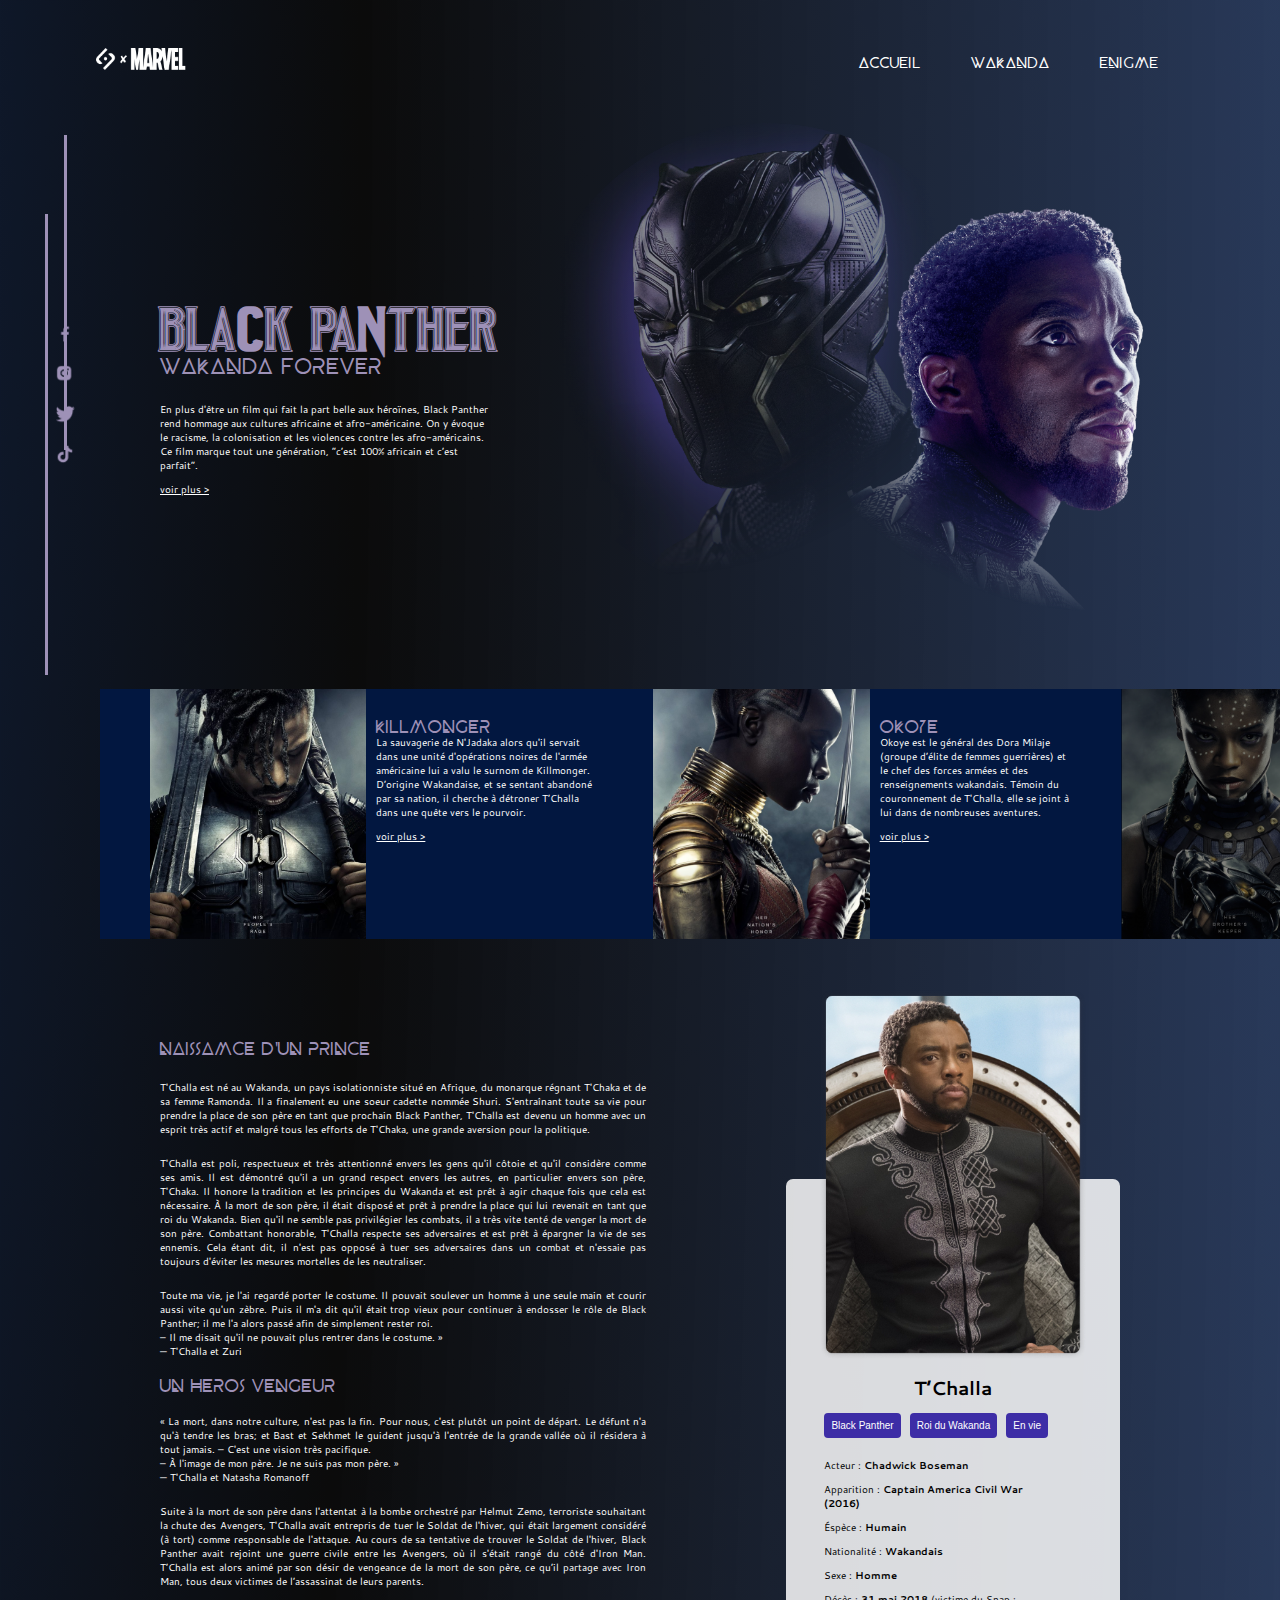
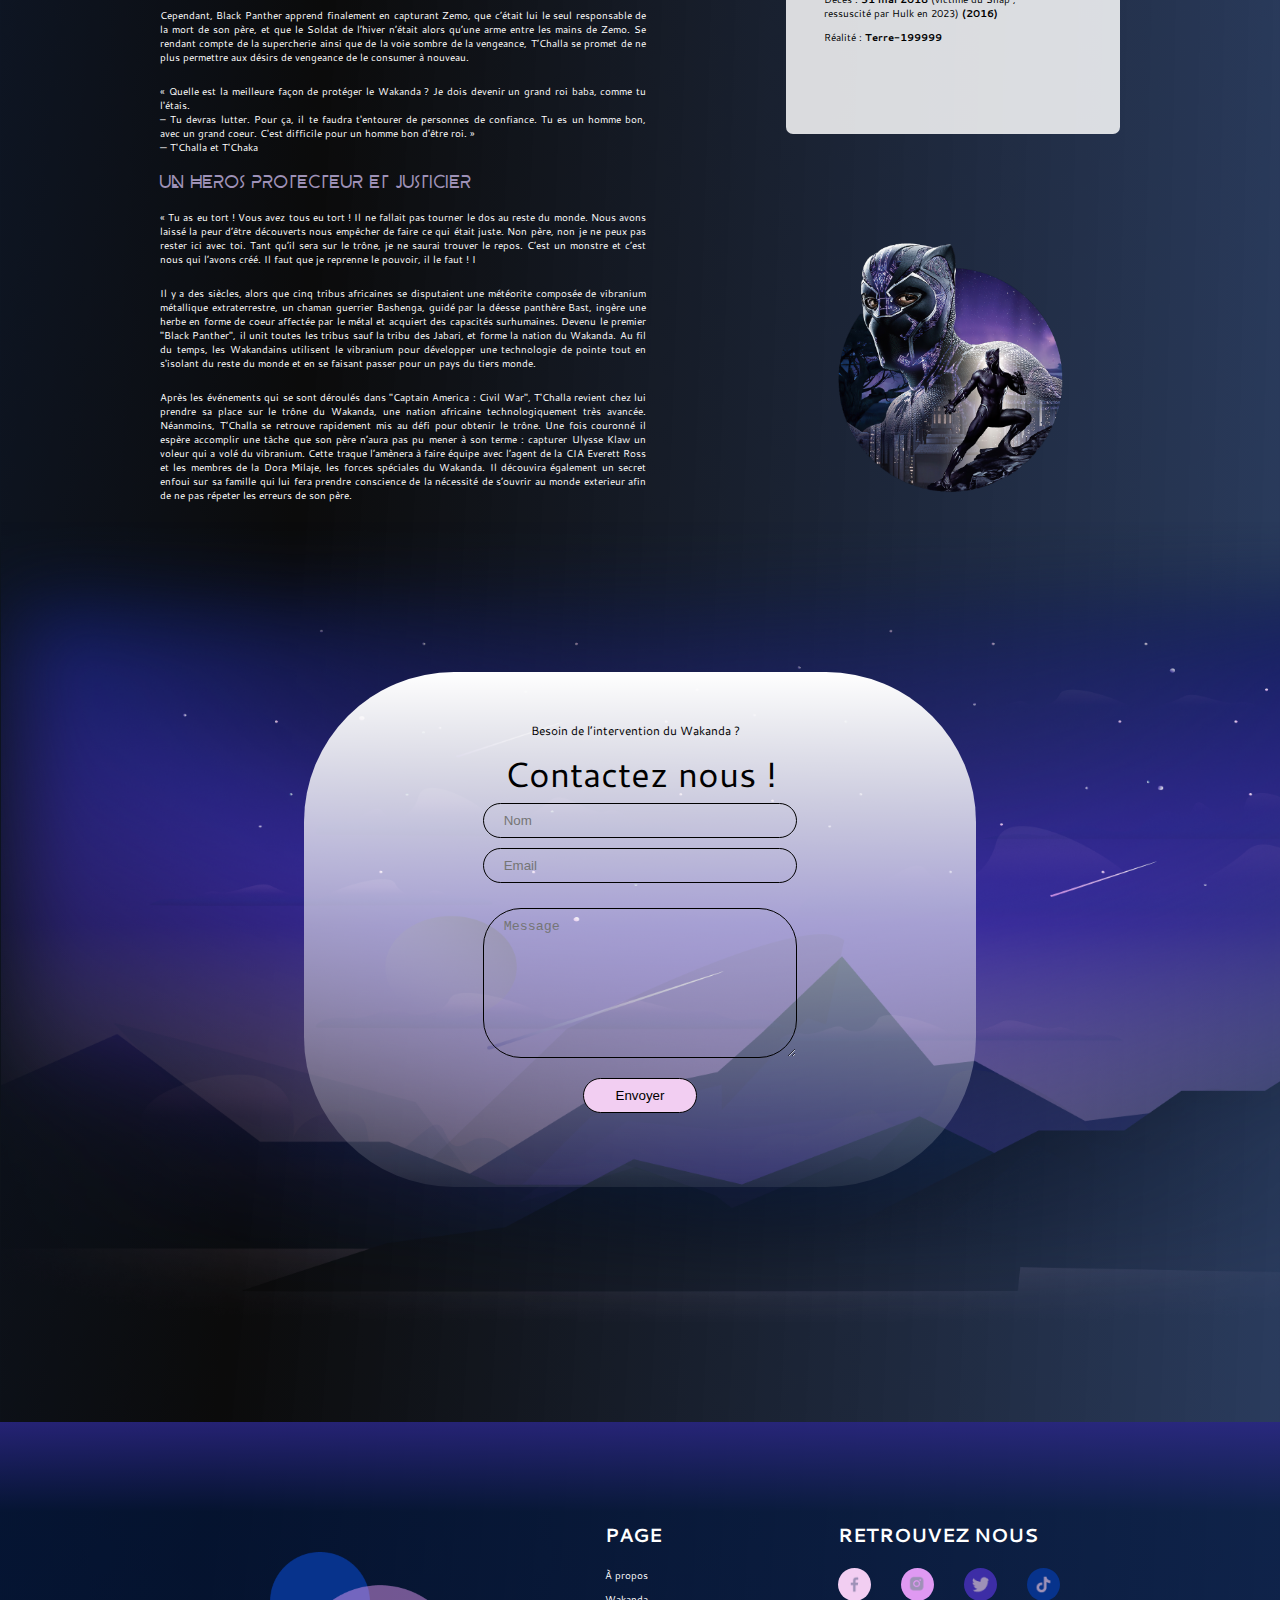
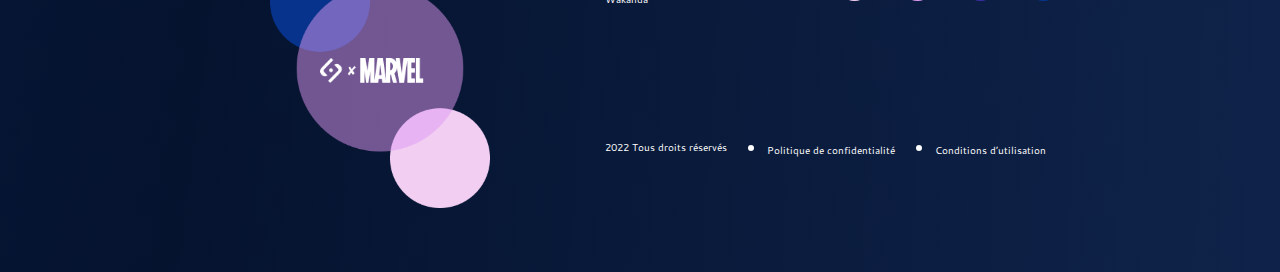
<file: index.html>
<!DOCTYPE html>
<html lang="fr">
<head>
    <meta charset="UTF-8">
    <meta http-equiv="X-UA-Compatible" content="IE=edge">
    <meta name="viewport" content="width=device-width, initial-scale=1.0">
    <title>Black Panther | Home</title>
    <link rel="stylesheet" href="./Illustrations + Logo/style/style-index.css">
</head>
<body>
    <header>
        <nav>
            <a href="./index.html"><img src="./Illustrations + Logo/All pages/footer2.png" alt=""></a>
            <ul>
                <li><a href="./index.html">ACCUEIL</a></li>
                <li><a href="./wakanda.html"> WAKANDA</a></li>
                <li><a href="./enigme.html">ENIGME</a></li>
            </ul>
        </nav>
    </header>
    <main>
        <!--reseaux sociaux -->
        <div class="first-bar"></div>
        <div class="second-bar"></div>
        <div class="rs">
            <a href="ttp://www.marvel-cineverse.fr/pages/mcu/encyclopedie/personnages/black-panther.htm"><img src="./Illustrations + Logo/All pages/icon_facebook.png" alt=""></a>
            <a href="ttp://www.marvel-cineverse.fr/pages/mcu/encyclopedie/personnages/black-panther.htm"><img src="./Illustrations + Logo/All pages/icon_instagram.png" alt=""></a>
            <a href="ttp://www.marvel-cineverse.fr/pages/mcu/encyclopedie/personnages/black-panther.htm"><img src="./Illustrations + Logo/All pages/icon_twitter.png" alt=""></a>
            <a href="ttp://www.marvel-cineverse.fr/pages/mcu/encyclopedie/personnages/black-panther.htm"><img src="./Illustrations + Logo/All pages/icon_tiktok.png" alt=""></a>
        </div>
        <!--partie hero -->
    <section id="hero">
        <div class="container">
            <div class="hero-texte">
                <h1>BLACK PANTHER</h1>
                <h2>WAKANDA FOREVER</h2>
                <p>En plus d'être un film qui fait la part belle aux héroïnes, Black Panther rend
                    hommage aux cultures africaine et afro-américaine. On y évoque le
                    racisme, la colonisation et les violences contre les afro-américains.
                    Ce film marque tout une génération, “c’est 100% africain et c’est parfait”.</p>
                <p class="vp">voir plus > </p>
            </div>
            <div id="hero-image">
                <img src="./Illustrations + Logo/Accueil/Pantherhome1..png" alt="">
            </div>
        </div>
    </section>
    <!--section carte -->
    <section id="carte">
        <div class="container-carte fadeInStart">
            <div>
                <img src="./Illustrations + Logo/Accueil/Pantherhome2.png" height="270px" alt="">
            </div>
            <div class="texte-carte">
                <h2>KILLMONGER</h2>
                <p>La sauvagerie de N'Jadaka alors qu'il servait dans une
                    unité d'opérations noires de l'armée américaine lui a
                    valu le surnom de Killmonger. D’origine Wakandaise,
                    et se sentant abandoné par sa nation, il cherche à
                    détroner T’Challa dans une quête vers le pourvoir.</p>
                <p class="vp">voir plus ></p>
            </div>
            <div>
                
                <img src="./Illustrations + Logo/Accueil/Pantherhome3.png" height="250px" alt="">
            </div>
            <div class="texte-carte">
                <h2>OKOYE</h2>
                <p>Okoye est le général des Dora Milaje (groupe d’élite
                    de femmes guerrières) et le chef des forces armées et
                    des renseignements wakandais. Témoin du
                    couronnement de T'Challa, elle se joint à lui dans de
                    nombreuses aventures.</p>
                <p class="vp">voir plus ></p>
            </div>
            <div>
                <img src="./Illustrations + Logo/Accueil/Pantherhome4.png" height="250px"alt="">
            </div>
        </div>
    </section>
    <!--section explication -->
    <section id="explication">
        <div class="container">
            <div class="partie-gauche">
                <div class="fadeInStart">
                    <h2>NAISSAMCE D'UN PRINCE</h2>
                    <p>T'Challa est né au Wakanda, un pays isolationniste situé en Afrique, du monarque régnant T'Chaka et de sa femme
                        Ramonda. Il a finalement eu une soeur cadette nommée Shuri. S'entraînant toute sa vie pour prendre la place de son père
                        en tant que prochain Black Panther, T'Challa est devenu un homme avec un esprit très actif et malgré tous les efforts de
                        T'Chaka, une grande aversion pour la politique.</p>
                    <p>T'Challa est poli, respectueux et très attentionné envers les gens qu'il côtoie et qu'il considère comme ses amis. Il est
                        démontré qu'il a un grand respect envers les autres, en particulier envers son père, T'Chaka. Il honore la tradition et les
                        principes du Wakanda et est prêt à agir chaque fois que cela est nécessaire. À la mort de son père, il était disposé et prêt à
                        prendre la place qui lui revenait en tant que roi du Wakanda. Bien qu'il ne semble pas privilégier les combats, il a très vite
                        tenté de venger la mort de son père. Combattant honorable, T'Challa respecte ses adversaires et est prêt à épargner la vie
                        de ses ennemis. Cela étant dit, il n'est pas opposé à tuer ses adversaires dans un combat et n'essaie pas toujours d'éviter les
                        mesures mortelles de les neutraliser.</p>
                    <p>Toute ma vie, je l'ai regardé porter le costume. Il pouvait soulever un homme à une seule main et courir aussi vite
                        qu'un zèbre. Puis il m'a dit qu'il était trop vieux pour continuer à endosser le rôle de Black Panther; il me l'a alors
                        passé afin de simplement rester roi. <br>
                        
                        – Il me disait qu'il ne pouvait plus rentrer dans le costume. » <br>
                        
                        — T'Challa et Zuri</p>
                </div>
                <div class="fadeInStart">
                    <h2>UN HEROS VENGEUR</h2>
                    <p>« La mort, dans notre culture, n'est pas la fin. Pour nous, c'est plutôt un point de départ. Le défunt n'a qu'à tendre les
                        bras; et Bast et Sekhmet le guident jusqu'à l'entrée de la grande vallée où il résidera à tout jamais.
                        
                        – C'est une vision très pacifique. <br>
                        
                        – À l'image de mon père. Je ne suis pas mon père. » <br>
                        
                        — T'Challa et Natasha Romanoff</p>
                    <p>Suite à la mort de son père dans l'attentat à la bombe orchestré par Helmut Zemo, terroriste souhaitant la chute des
                        Avengers, T'Challa avait entrepris de tuer le Soldat de l'hiver, qui était largement considéré (à tort) comme responsable de
                        l'attaque. Au cours de sa tentative de trouver le Soldat de l'hiver, Black Panther avait rejoint une guerre civile entre les
                        Avengers, où il s'était rangé du côté d'Iron Man. T’Challa est alors animé par son désir de vengeance de la mort de son père,
                        ce qu’il partage avec Iron Man, tous deux victimes de l’assassinat de leurs parents.</p>
                    <p>Cependant, Black Panther apprend finalement en capturant Zemo, que c’était lui le seul responsable de la mort de son
                        père, et que le Soldat de l’hiver n’était alors qu’une arme entre les mains de Zemo. Se rendant compte de la supercherie
                        ainsi que de la voie sombre de la vengeance, T’Challa se promet de ne plus permettre aux désirs de vengeance de le
                        consumer à nouveau.</p>
                    <p>« Quelle est la meilleure façon de protéger le Wakanda ? Je dois devenir un grand roi baba, comme tu l'étais. <br>
        
                        – Tu devras lutter. Pour ça, il te faudra t'entourer de personnes de confiance. Tu es un homme bon, avec un grand
                        coeur. C'est difficile pour un homme bon d'être roi. » <br>
                        
                        — T'Challa et T'Chaka</p>
                </div>
                <div class="fadeInStart">
                    <h2>UN HEROS PROTECTEUR ET JUSTICIER</h2>
                    <p>« Tu as eu tort ! Vous avez tous eu tort ! Il ne fallait pas tourner le dos au reste du monde. Nous avons laissé la peur
                        d’être découverts nous empêcher de faire ce qui était juste. Non père, non je ne peux pas rester ici avec toi. Tant qu’il
                        sera sur le trône, je ne saurai trouver le repos. C’est un monstre et c’est nous qui l’avons créé. Il faut que je reprenne
                        le pouvoir, il le faut ! I</p>
                    <p>Il y a des siècles, alors que cinq tribus africaines se disputaient une météorite composée de vibranium métallique
                        extraterrestre, un chaman guerrier Bashenga, guidé par la déesse panthère Bast, ingère une herbe en forme de coeur
                        affectée par le métal et acquiert des capacités surhumaines. Devenu le premier "Black Panther", il unit toutes les tribus sauf
                        la tribu des Jabari, et forme la nation du Wakanda. Au fil du temps, les Wakandains utilisent le vibranium pour développer
                        une technologie de pointe tout en s'isolant du reste du monde et en se faisant passer pour un pays du tiers monde.
                        
                        </p>
                    <p>Après les événements qui se sont déroulés dans "Captain America : Civil War", T'Challa revient chez lui prendre sa place sur
                        le trône du Wakanda, une nation africaine technologiquement très avancée. Néanmoins, T’Challa se retrouve rapidement
                        mis au défi pour obtenir le trône. Une fois couronné il espère accomplir une tâche que son père n’aura pas pu mener à son
                        terme : capturer Ulysse Klaw un voleur qui a volé du vibranium. Cette traque l’amènera à faire équipe avec l’agent de la CIA
                        Everett Ross et les membres de la Dora Milaje, les forces spéciales du Wakanda. Il découvira également un secret enfoui
                        sur sa famille qui lui fera prendre conscience de la nécessité de s’ouvrir au monde exterieur afin de ne pas répeter les
                        erreurs de son père.</p>
                </div>
            </div>
            <div class="partie-droite">
                <div class="carte">
                    <div>
                        <img src="./Illustrations + Logo/Accueil/Pantherhome5.png" width="80%" alt="">
                    </div>
                    <div class="carte-texte">
                        <h3><strong>T’Challa</strong></h3>
                        <button>Black Panther</button>
                        <button>Roi du Wakanda</button>
                        <button>En vie</button>
    
                        <p>Acteur : <strong>Chadwick Boseman</strong></p>
                        <p>Apparition : <strong>Captain America Civil War (2016)</strong></p>
                        <p>Éspèce : <strong>Humain</strong></p>
                        <p>Nationalité : <strong>Wakandais</strong></p>
                        <p>Sexe : <strong>Homme</strong></p>
                        <p>Décès : <strong>31 mai 2018 </strong>(victime du Snap ; ressuscité par Hulk
                            en 2023)<strong> (2016)</strong></p>
                        <p>Réalité : <strong>Terre-199999</strong></p>
                    </div>
                </div>
    
                <div class="fadeInStart">
                    <img src="./Illustrations + Logo/Accueil/Pantherhome6.png" width="100%" alt="">
                </div>
            </div>
        </div>
    </section>
    <!--section formulaire -->
    <section id="formulaire">
        <div class="container">
            <div class="formulaire-container">
                <form action="" method="post">
                    <p>Besoin de l’intervention du Wakanda ?</p>
                    <h2><strong>Contactez nous !</strong></h2>
                    <input type="text" placeholder="Nom">
                    <input type="text" placeholder="Email">
                    <textarea placeholder="Message" name="" id="" cols="" rows="10"></textarea>
                    <button>Envoyer</button>
                </form>
            </div>
        </div>
    
    </section>
    </main>
    <footer>
        <div class="container">
            <div class="footer-image">
                <a href="index.html"><img class="sxb" src="./Illustrations + Logo/All pages/footer2.png" alt=""></a>
                <img src="./Illustrations + Logo/All pages/footer1.png" alt="">
            </div>
            <div class="footer-text-container">
                <div class="footer-text">
                    <div>
                        <h3>PAGE</h3>
                        <p><a href="index.html">À propos</a></p>
                        <p><a href="wakanda.html">Wakanda</a></p>
                    </div>
                    <div class="social-container">
                        <h3>RETROUVEZ NOUS</h3>
                        <div class="social">
                            <a href="ttp://www.marvel-cineverse.fr/pages/mcu/encyclopedie/personnages/black-panther.htm"><img class="fb" src="./Illustrations + Logo/All pages/icon_facebook.png" alt=""></a>
                            <a href="ttp://www.marvel-cineverse.fr/pages/mcu/encyclopedie/personnages/black-panther.htm"><img class="ig" src="./Illustrations + Logo/All pages/icon_instagram.png" alt=""></a>
                            <a href="ttp://www.marvel-cineverse.fr/pages/mcu/encyclopedie/personnages/black-panther.htm"><img class="tw" src="./Illustrations + Logo/All pages/icon_twitter.png" alt=""></a>
                            <a href="ttp://www.marvel-cineverse.fr/pages/mcu/encyclopedie/personnages/black-panther.htm"><img class="tk" src="./Illustrations + Logo/All pages/icon_tiktok.png" alt=""></a>
                        </div>
                    </div>
                    
                </div>
                <div class="droit">
                    <p>2022 Tous droits réservés</p>
                    <ul>
                        <li><p>Politique de confidentialité</p></li>
                        <li><p> Conditions d’utilisation</p></li>
                    </ul>
                </div>
            </div>
        </div>
    </footer>
    <script src="./Illustrations + Logo/scripts/fadeIn.js"></script>
</body>
</html>
</file>
<file: Illustrations + Logo/style/style-index.css>
@import url('https://fonts.googleapis.com/css2?family=Cantarell&family=Rajdhani:wght@300;400;500;600;700&family=Space+Grotesk:wght@300;400;500;600;700&display=swap');
@font-face {
    font-family: panthera;
    src: url("../font/PantheraRegular-MVZ9J.ttf");
}
@font-face {
    font-family: beyno;
    src: url("../font/BEYNO.ttf");
}
@font-face {
    font-family: wf;
    src: url("../font/WakandaForever-Regular.ttf");
}
:root{
    --background-body: radial-gradient(126.67% 350.28% at -21.35% 0%,
    #11213F 0%, #0B0B0B 39.1%, rgba(2, 23, 64, 0.837641) 100%,
    rgba(2, 23, 64, 0) 100%);
    --background-footer:linear-gradient(180deg, #3D2DA6 -15%, #021740ad
    20%);    
    --white-color:#FFFFFF;
    --light-pink-color:#f2cef2;
    --gray-color:#9E91B7;
    --pink-color:#DF99F2;
    --violet-color:#3D2DA6;
    --blue-color:#07338C;
    --dark-blue:#021740;
}
body{
    background-image: url('../All pages/arrière_plan.png');
    background: var(--background-body);
    font-family: "Cantarell";
    color: var(--white-color);
    overflow-x: hidden;
}
*{
    margin: 0;
    padding: 0;
    box-sizing: border-box;
}
.container{
    width: 75%;
    margin: 0 auto;
}
h1{
    font-family: 'panthera';
    font-size: 44px;
    color: var(--gray-color);
}
h2{
    font-family: 'beyno';
    color: var(--gray-color);
    font-weight: lighter;
    font-size: 18px;
}
p{
    padding-right: 40px;
    padding-bottom: 10px;
    font-size: 10px;
    font-family: "Cantarell";
}
.vp{
    text-decoration: underline;
}
/*design du header*/
header{
    width: 85%;
    margin: 0 auto;
}
nav{
    display:flex;
    align-items: center;
    justify-content: space-between;
}
nav ul{
    display: inline-flex;
    list-style: none;
    padding: 50px 0;
}
nav img{
    width: 90px;
}
nav img:hover{

}
nav ul li{
    margin: 0 25px;
}
nav ul li a{
    text-decoration: none;
    color: var(--white-color);
    font-family: 'beyno';
    font-size: 15px;
}
nav ul li a:hover{
    text-decoration: underline;
    color: var(--gray-color);
}
/*partie reseaux sociaux*/
.first-bar{
    position: absolute;
    border-left: var(--gray-color) solid;
    height: 461px;
    width: 0;
    left: 3.5%;
    bottom: 25%;
}
.second-bar{
    position: absolute;
    border-left: var(--gray-color) solid;
    height: 315px;
    width: 0;
    left: 5%;
    bottom: 50%;
}
.rs{
    position: absolute;
    display: flex;
    flex-direction: column;
    justify-content: center;
    width: 20px;
    height: auto;
    left: 55px;
    top: 324px;
}
.rs img{
    margin-bottom: 15px;
    width: 20px;
}
.rs img:hover{
    filter: invert(0%) sepia(100%) saturate(0%) hue-rotate(352deg) brightness(180%) contrast(104%);
}
/*design du hero*/
#hero .container{
    display:flex;
    align-items: center;
}
#hero .hero-texte{
    animation: fadeInRight 3s ease-in-out;
}
#hero h2{
    font-size: 22px;
    margin-bottom: 25px;
}
#hero .container img{
    margin-right: -200px;
    width: 790px;
    height: auto;
    
}
/*design section carte*/
#carte{
    display: flex;
    margin-left: 100px;
    background-color: var(--dark-blue);
    height: 250px;
    margin-bottom: 100px;
}
#carte .container-carte{
    display: flex;
    margin-left: 50px;
}
#carte .container-carte img{
    max-height: 100%;
}
#carte .container-carte img:hover{
    scale: 1.2;
}
#carte .texte-carte{
    padding: 30px 10px;
}
/*design section explication*/
#explication .container{
    display: flex;
}
#explication .partie-gauche,.partie-droite{
   flex: 1;
}
#explication h2{
    margin-bottom: 20px;
}
#explication .partie-gauche{
    flex: 20%;
    text-align: justify;
}
#explication .partie-gauche p{
    margin: 10px 0;
}
#explication .partie-droite{
    padding-left: 100px;
    padding-top: 140px;
}
#explication .carte img{
    margin-top: -190px;
}
#explication .partie-droite .carte{
    text-align: center;
    color: black;
    background-color: rgba(255, 255, 255, 0.838);
    border-radius: 7px;
    margin-bottom: 80px;
}
#explication .partie-droite .carte-texte{
    width: 77%;
    margin: 0 auto;
    text-align: left;
    padding-bottom: 80px;
}
#explication .partie-droite .carte-texte h3{
    text-align: center;
    padding-top: 10px;
    margin-bottom: 10px;
}
#explication button{
    background-color: var(--violet-color);
    color: var(--white-color);
    padding: 7px;
    font-size: 10px;
    border-radius: 4px;
    border: none;
    margin-bottom: 20px;
    margin-right: 5px;
}
#explication .partie-droite .carte-texte >div{
    margin-top: 20px;
    margin-bottom: 100px;
}
/*design du section formulaire*/
#formulaire{
    background-image: url('../Accueil/Pantherhome7.png');
    background-size: cover;
    background-repeat: no-repeat;
    height: 800px;
    text-align: center;
    padding-top: 100px;
}
#formulaire h2{
    font-family: 'Cantarell';
    font-size: 35px;
    color: black;
}
#formulaire form p{
    font-size: 12px;
    padding-left: 30px;
}
#formulaire .formulaire-container form{
    display: flex;
    flex-direction: column;
    justify-content: center;
}
#formulaire .formulaire-container{
    background: linear-gradient(to bottom,white,rgba(255, 255, 255, 0.08) );
    width: 70%;
    border-radius: 150px;
    height: 515px;
    margin: 0 auto;
    padding: 50px;
    color: black;
}
#formulaire .container{
    padding-top: 50px;
}
#formulaire .formulaire-container input{
    width: 55%;
    height: 35px;
    border: 1px solid;
    border-radius: 38px;
    margin: 5px auto;
    padding: 0 20px;
    background-color: rgba(255, 255, 255, 0);
}
#formulaire .formulaire-container textarea{
    min-width: 55%;
    max-width: 55%;
    max-height: 150px;
    min-height: 150px;
    border: 1px solid;
    border-radius: 38px;
    margin: 20px auto;
    padding-top: 10px;
    padding-left: 20px;
    background-color: rgba(255, 255, 255, 0);
}
#formulaire .formulaire-container button{
    border-radius: 38px;
    width: 20%;
    height: 35px;
    border: 1px solid;
    margin: 0 auto;
    background-color: var(--light-pink-color);
}
#formulaire .formulaire-container button:hover{
    box-shadow: white 5px 5px 40px;
}

/*design du footer*/
footer{
    height: 450px;
    background-image: url('../All pages/back_footer.png');
    background: var(--background-footer);
    margin-top: 100px;
}
footer .container{
    display: flex;
    padding-top: 100px;
}
footer .footer-text-container{
    display: flex;
    flex-direction: column;
    padding-left: 115px;
}
footer .footer-text {
    display: flex;
    margin-bottom: 120px;
    width: 600px;
}
footer .footer-text a{
    text-decoration: none;
    color: white;
    font-size: 10px;
}
footer .footer-text a:hover{
    text-decoration: underline;
}
footer h3{
    margin-bottom: 20px;
}
footer .footer-image img{
    width: 220px;
    height: auto;
}
footer .footer-image{
    padding-left: 110px;
}
footer .footer-image .sxb{
    background: none;
    position: relative;
    width: 104px;
    top: 136px;
    left: 50px;
}
footer .social img:hover,.footer-image:hover{
    scale: 1.1;
}
footer .droit,ul{
    display: flex;
    align-items: center;
}
footer .droit ul{
    display: flex;
    align-items: center;
    justify-content: center;
}
footer .social{
    display: flex;
    align-items: center;
}
footer .social img{
    padding: 7px;
    border-radius: 100%;
    width: 33px;
    margin-right: 30px;
}
footer .social-container{
    margin-left: 150px;
}
footer .fb{
    background-color: var(--light-pink-color);
}
footer .ig{
    background-color: var(--pink-color);
}
footer .tw{
    background-color: var(--violet-color);
}
footer .tk{
    background-color: var(--blue-color);
}
/*animation*/
@-webkit-keyframes fadeInRight{
    0% {
        opacity: 0;
        transform: translateX(-1000px) scale(0.1);
    }
    100% {
        opacity: 1;
        transform: translateY(0) scale(1);
    }
}
@keyframes fadeInRight {
    0% {
        opacity: 0;
        transform: translateX(-500px) scale(0.1);
    }
    100% {
        opacity: 1;
        transform: translateY(0) scale(1);
    }
}
@keyframes fadeInStart {
    0% {
        opacity: 0;
    }
    100% {
        opacity: 1;
    }
}
    
.fadeIn {
        animation: fadeInStart 5s ease-in-out;
    }
</file>
